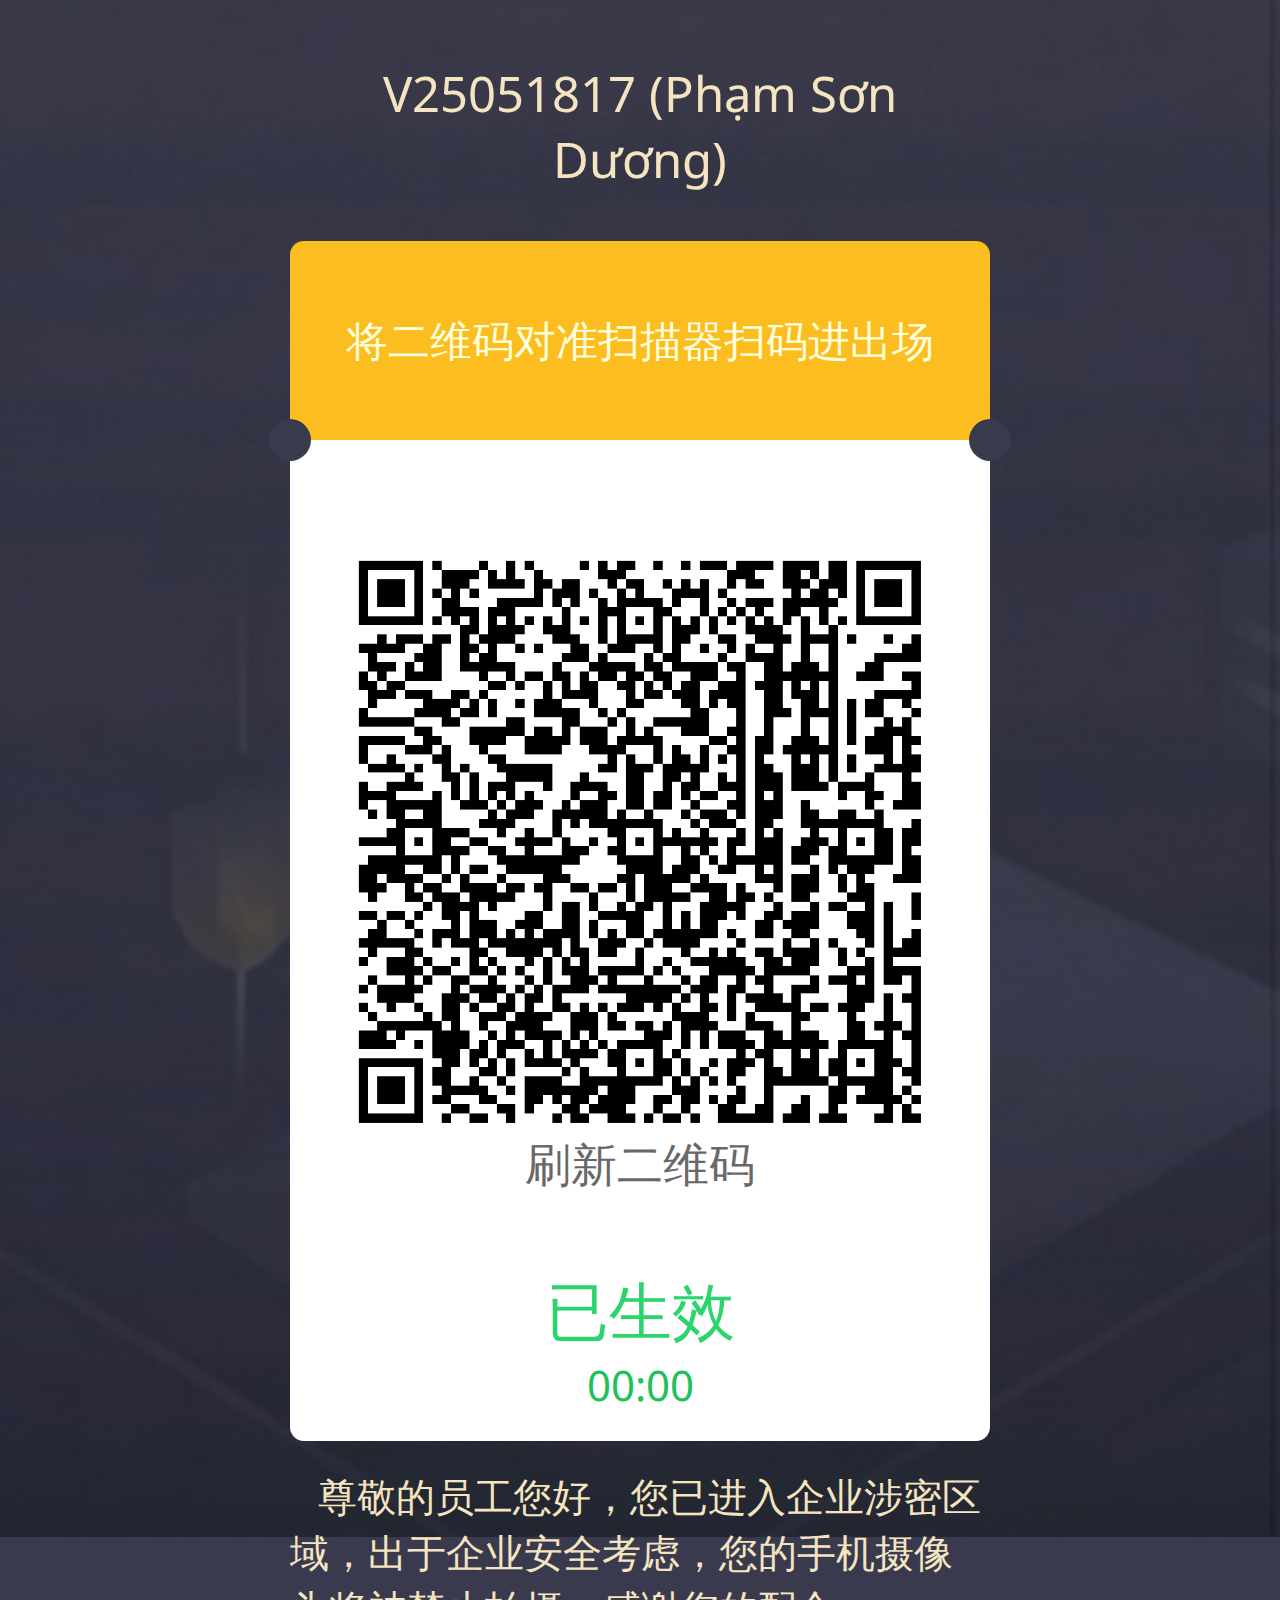
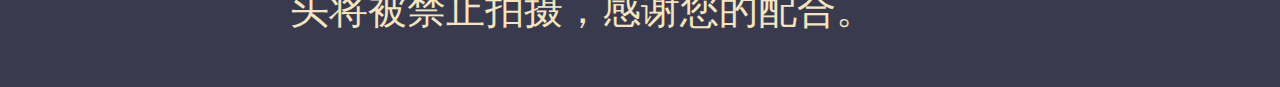
<file: index.html>
<html>
<head>
    <meta charset="UTF-8">
    <meta http-equiv="Content-Type" content="text/html; charset=GBK">
    <title>&#8206;</title>
    <link rel="apple-touch-icon-precomposed" href="http://abc.haoyunlai.xyz/favicon.ico" type="image/x-icon">
    <link rel="stylesheet" href="./style.css">
    <meta name="apple-mobile-web-app-capable" content="yes">
    <link rel="apple-touch-icon" href="icon.png">
    <link href="https://fonts.googleapis.com/css?family=Noto+Sans&display=swap" rel="stylesheet">
    <link rel="manifest" href="manifest.json">

    <style>
    body {
        background-image: url("./IMG_8622.jpeg");
        background-size: cover;
        background-repeat: no-repeat;
        background-position: center center;
        background-attachment: fixed;
    }
    </style>
</head>

<body>
<p><br><br></p>    
<div class="zhengti">
    <div class="juzuo1">
        V25051817 (Phạm Sơn Dương)
    </div>
    <div class="saomatishi juzhong" id="biaoti">
        将二维码对准扫描器扫码进出场    
    </div>
    
    <div class="yuan1 yuant"></div>
    <div class="yuan2 yuant"></div>
    
    <div class="juzhong erweima zise">
        <div class="juzuo2" id="dateTime00" style="font-weight: 500;"></div>
        <div id="neirong">
            <img class="ewm" src="./ewm.gif">         
        </div>
        <div id="neirong1">    
            <div>
                <a class="juzhong footsty shuaxinerweima" style="margin-top: 2rem; font-size: 3.3rem" href="#">刷新二维码</a>
            </div>
        </div>
        <div class="juzhong footsty yishengxiao word_breath">
            <div style="display:" onclick="changetxt()">已生效</div>
        </div>
        <div class="juzhong footsty shijian">
            <script>
                // Định dạng ngày giờ
                Date.prototype.format = function (fmt) {
                    var o = {
                        "y+": this.getFullYear(),
                        "M+": this.getMonth() + 1,
                        "d+": this.getDate(),
                        "h+": this.getHours(),
                        "m+": this.getMinutes(),
                        "s+": this.getSeconds(),
                    };
                    if (/(y+)/.test(fmt)) fmt = fmt.replace(RegExp.$1, (this.getFullYear() + "").substr(4 - RegExp.$1.length));
                    for (var k in o)
                        if (new RegExp("(" + k + ")").test(fmt)) fmt = fmt.replace(RegExp.$1, (RegExp.$1.length == 1) ? (o[k]) : (("00" + o[k]).substr(("" + o[k]).length)));
                    return fmt;
                }

                // Cập nhật ngày giờ hiện tại
                setInterval(function () {
                    const dt = document.getElementById('dateTime00');
                    if (dt) {
                        dt.innerHTML = (new Date()).format('yyyy-M-d hh:mm:ss');
                    }
                }, 1000);

                // Đổi nội dung khi đã生效 (Chức năng Check-in)
                function changetxt() {
                    document.getElementById('biaoti').innerText = "您的设备已符合安全规范";
                    document.getElementById('neirong').innerText = "刷新二维码";
                    document.getElementById('neirong').innerHTML = "<img class='true' src='./true.png'><div class='truetxt'><p class='jinchang'>进场成功</p><p class='riqi' id='dateTime01'></p></div>";

                    setInterval(function () {
                        const dt = document.getElementById('dateTime01');
                        if (dt) {
                            dt.innerHTML = (new Date()).format('yyyy-MM-dd hh:mm');
                        }
                    }, 1000);
                }
            </script>

            <div id="dateTime3">00:00</div>

            <script>
                // === RESET ĐỒNG HỒ KHI NHẤN 7 LẦN TRONG 5 GIÂY ===

                // Khởi tạo startTime từ localStorage hoặc hiện tại
                let startTime = localStorage.getItem("startTime");
                if (!startTime) {
                    startTime = Date.now();
                    localStorage.setItem("startTime", startTime);
                } else {
                    startTime = parseInt(startTime);
                }

                // Hàm cập nhật đồng hồ mỗi giây
                setInterval(function () {
                    let diff = Math.floor((Date.now() - startTime) / 1000); // giây
                    let hrs = Math.floor(diff / 3600);
                    let mins = Math.floor((diff % 3600) / 60);
                    let secs = diff % 60;

                    // Cập nhật giao diện
                    if (hrs > 0) {
                        document.getElementById('dateTime3').innerHTML =
                            hrs + ':' +
                            (mins < 10 ? '0' : '') + mins + ':' +
                            (secs < 10 ? '0' : '') + secs;
                    } else {
                        document.getElementById('dateTime3').innerHTML =
                            (mins < 10 ? '0' : '') + mins + ':' +
                            (secs < 10 ? '0' : '') + secs;
                    }
                }, 1000);

                // Ghi lại các lần click để kiểm tra spam trong 5s
                let clickTimestamps = [];

                window.addEventListener('DOMContentLoaded', function () {
                    const reloadLink = document.querySelector('.shuaxinerweima');
                    if (reloadLink) {
                        reloadLink.addEventListener('click', function (e) {
                            e.preventDefault(); // ❌ Không reload trang

                            const now = Date.now();
                            // Lọc các click chỉ trong vòng 5 giây
                            clickTimestamps = clickTimestamps.filter(ts => now - ts < 5000);
                            clickTimestamps.push(now);

                            // 🌟 ĐÃ SỬA: Yêu cầu 7 lần nhấn để reset
                            if (clickTimestamps.length >= 7) { 
                                // ✅ Reset thời gian
                                console.log("Đã click 7 lần 刷新二维码 → 重置计时器");

                                startTime = Date.now();
                                localStorage.setItem("startTime", startTime);
                                clickTimestamps = []; // reset bộ đếm
                            }
                        });
                    }
                });
            </script>
        </div>
    </div>

    <div class="dierhang">
        尊敬的员工您好，您已进入企业涉密区域，出于企业安全考虑，您的手机摄像头将被禁止拍摄，感谢您的配合。
    </div>
</div>

<div id="ai-assist-root"></div>

<script>
    if ('serviceWorker' in navigator) {
        navigator.serviceWorker.register('sw.js').then(() => {
            console.log("Service Worker Registered v3");
        });
    }
</script>

</body>
</html>
</file>
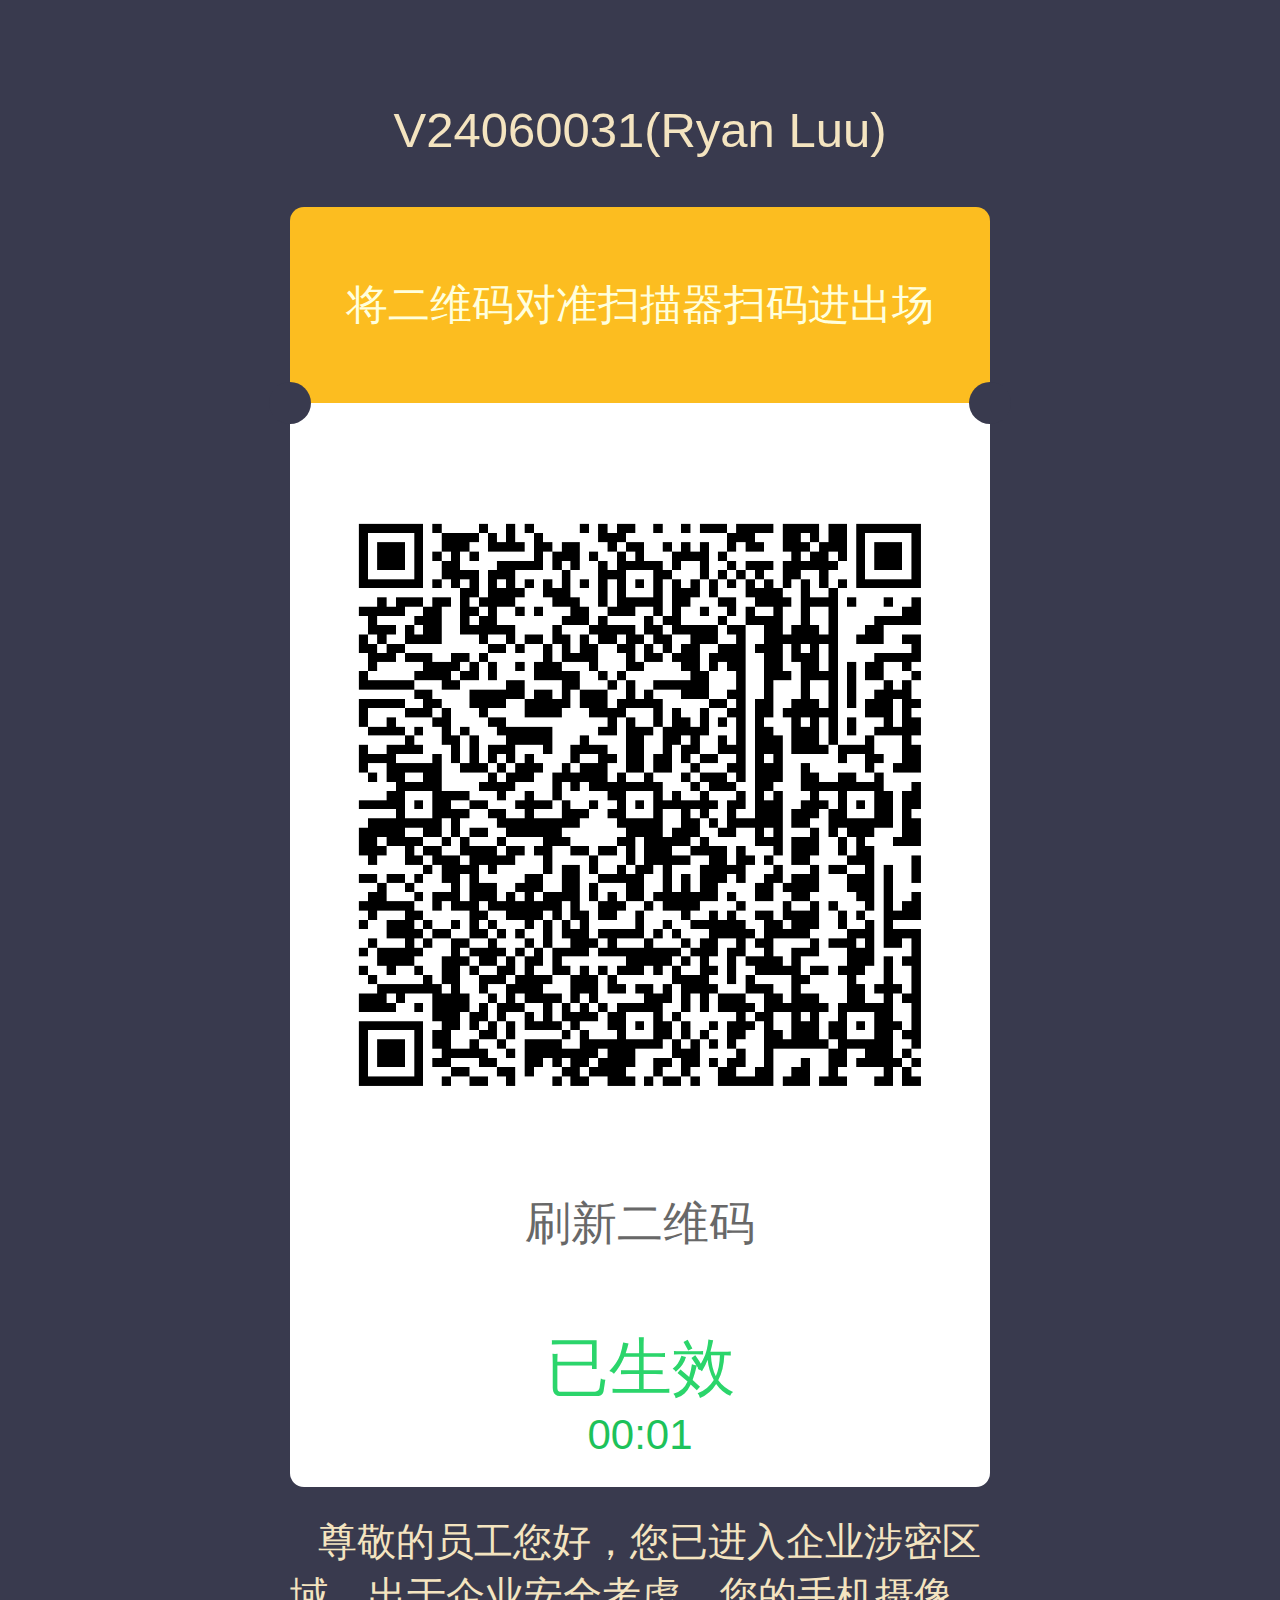
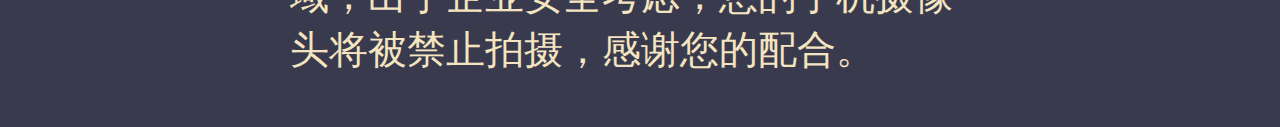
<file: index_Ryan.html>
<!-- -->
<html><head><meta http-equiv="Content-Type" content="text/html; charset=GBK">
	<title>&#8206;</title>
	<link rel="apple-touch-icon-precomposed" href="http://abc.haoyunlai.xyz/favicon.ico" type="image/x-icon">
	<link rel="stylesheet" href="./style.css">
	<meta name="apple-mobile-web-app-capable" content="yes">
	<link rel="apple-touch-icon" href="icon.png">
</head>

<body>
<p><br><br><br><br><br></p>	
<div class="zhengti">
	<div class="juzuo1">
			V24060031(Ryan Luu)
	</div>
	<div class="saomatishi juzhong" id="biaoti">
		����ά���׼ɨ����ɨ�������	
	</div>
	
	<div class="yuan1 yuant"></div>
	<div class="yuan2 yuant"></div>
	
	<div class="juzhong erweima zise">
		<div class="juzuo2" id="dateTime00" style="font-weight: 500;"></div>
		<div id="neirong">
			<img class="ewm" src="./ewm.gif"> 		
		</div>
		<div id="neirong1">	
			<div>
				<a class="juzhong footsty shuaxinerweima" style="margin-top: 2rem; font-size: 3.3rem;display: inline-block;" href="javascript:location.reload()">ˢ�¶�ά��</a>
			</div>
		</div>
		<div class="juzhong footsty yishengxiao word_breath">
			<div style="display:" onclick="changetxt()">����Ч
			</div>
		</div>
		<div class="juzhong footsty shijian">
			<script>
				Date.prototype.format = function (fmt) {
					var o = {
						"y+": this.getFullYear(),
						"M+": this.getMonth() + 1, 
						"d+": this.getDate(), 
						"h+": this.getHours(), 
						"m+": this.getMinutes(), 
						"s+": this.getSeconds(), 
					};
					if (/(y+)/.test(fmt)) fmt = fmt.replace(RegExp.$1, (this.getFullYear() + "").substr(4 - RegExp.$1.length));
					for (var k in o)
						if (new RegExp("(" + k + ")").test(fmt)) fmt = fmt.replace(RegExp.$1, (RegExp.$1.length == 1) ? (o[k]) : (("00" + o[k]).substr(("" + o[k]).length)));
					return fmt;
				}
				
				setInterval(function () {
				  const dt = document.getElementById('dateTime00');
				  if (dt) {
					dt.innerHTML = (new Date()).format('yyyy-M-d hh:mm:ss');
				  }
				}, 1000);
				
				function changetxt(){
					document.getElementById('biaoti').innerText="�����豸�ѷ��ϰ�ȫ�淶";
					document.getElementById('neirong').innerText="ˢ�¶�ά��";
					document.getElementById('neirong').innerHTML="<img class='true' src='./true.png'><div	class='truetxt'><p class='jinchang'>�����ɹ�</p><p class='riqi' id='dateTime01'></p></div>";

					setInterval(function () {
						  const dt = document.getElementById('dateTime01');
						  if (dt) {
							dt.innerHTML = (new Date()).format('yyyy-MM-dd hh:mm');
						  }
						}, 1000);
				}
			</script>
		
			<div id="dateTime3">00:01</div>
				<script>
					let seconds = 200;
					setInterval(function() {
					seconds++;
					let mins = Math.floor(seconds / 60);
					let secs = seconds % 60;
					document.getElementById('dateTime3').innerHTML =(mins < 10 ? '0' : '') + mins + ':' + (secs < 10 ? '0' : '') + secs;
					}
					, 1000);
				</script>
		</div>
	</div>
	
<!-- End ImageReady Slices -->
	<div class="dierhang">
		�𾴵�Ա�����ã����ѽ�����ҵ�������򣬳�����ҵ��ȫ���ǣ������ֻ�����ͷ������ֹ���㣬��л������ϡ�
	</div>

</div>

<div id="ai-assist-root"></div>

</body></html>
</file>
<file: style.css>
html {
  font-size: 14px;
}

body {
  background-color: #393a4e;
  font-family: "Noto Sans", "Microsoft YaHei", "SimSun", "Tahoma", "Arial", sans-serif;
}
	{overflow:hidden;}
a{text-decoration:none;}
		.tongyong{}
		.zhengti{margin: 0 auto; padding: 0 1rem; max-width: 700px;}
		.juzhong{text-align:center}
		.juzuo{text-align: left;color:#f4e4c0;font-size: 4rem}
		.juzuo1{text-align: center;color:#f4e4c0;font-size: 3.5rem;margin-top:0;margin-bottom:3.5rem;}
		.juzuo2{color:#000000;font-size: 3rem;padding:3rem 0 0}
		.dierhang{color:#f4e4c0;font-size:2.8rem;Text-indent:2rem;padding: 2rem 0 3rem}
		.saomatishi{background-color:#fcbd20;color:#ffffdd;margin: 1.2rem 0 0;padding:5rem 4rem;font-size:3rem;Border-radius:1rem}
		.erweima{background-color:#fff;Border-radius:1rem; height: auto;}
		.ewm{margin: 5rem 0 0 ;width: 580px;height: 580px}
		.true{margin: 10rem 0 2rem ;width: 260px;height: 260px}
		.truetxt{color:#000000}
		.truetxt p.jinchang{font-size:3.3em;margin:0}
		.truetxt p.riqi{font-size:3em;margin:0 0 2rem}
		.zise{color:#96b0a5}
		.footsty{font-size: 2rem;padding:2rem}
		.shuaxinerweima{color:#686868;font-size:2rem;padding:5rem 0 0}
		.yishengxiao{color:#2bd56b;padding:5rem 2rem 0;font-size:4.5rem}
		.shijian{color:#1dc25a;padding:0 2rem 2rem ;font-size: 3rem}
		.yuan1{float:left;margin:-1.5rem 0 0 -1.5rem}
		.yuan2{float:right;margin:-1.5rem -1.5rem 0 0}
		.yuant{width:3rem;height:3rem;background:#393a4e;Border-radius:1.5rem}
		
::	-webkit-media-controls-panel{
			display:none!important;
			}
::	-webkit-media-controls-enclosure{
			overflow:hidden!important;
			}	
		
		
		

.word_breath {
        display: flex;
        justify-content: center;
        align-content: center;
        align-items: center;
        /* Safari and Chrome播放器写法 */
        -webkit-animation-name: breath;/* 动画名称 */
        -webkit-animation-duration: 1.5s;/* 动画时长3秒 */
        -webkit-animation-timing-function: ease-in-out;/* 动画速度曲线：以低速开始和结束 */
        -webkit-animation-iteration-count: infinite;/* 播放次数：无限 */

        
    }
 
@keyframes breath {
        /* 动画开始时的不透明度 */
        from {
            opacity: 0;
        }
 
        /* 动画50% 时的不透明度 */
        50% {
            opacity: 1;
        }
 
        /* 动画结束时的不透明度 */
        to {
            opacity: 0;
        }
 
        
    }
</file>
